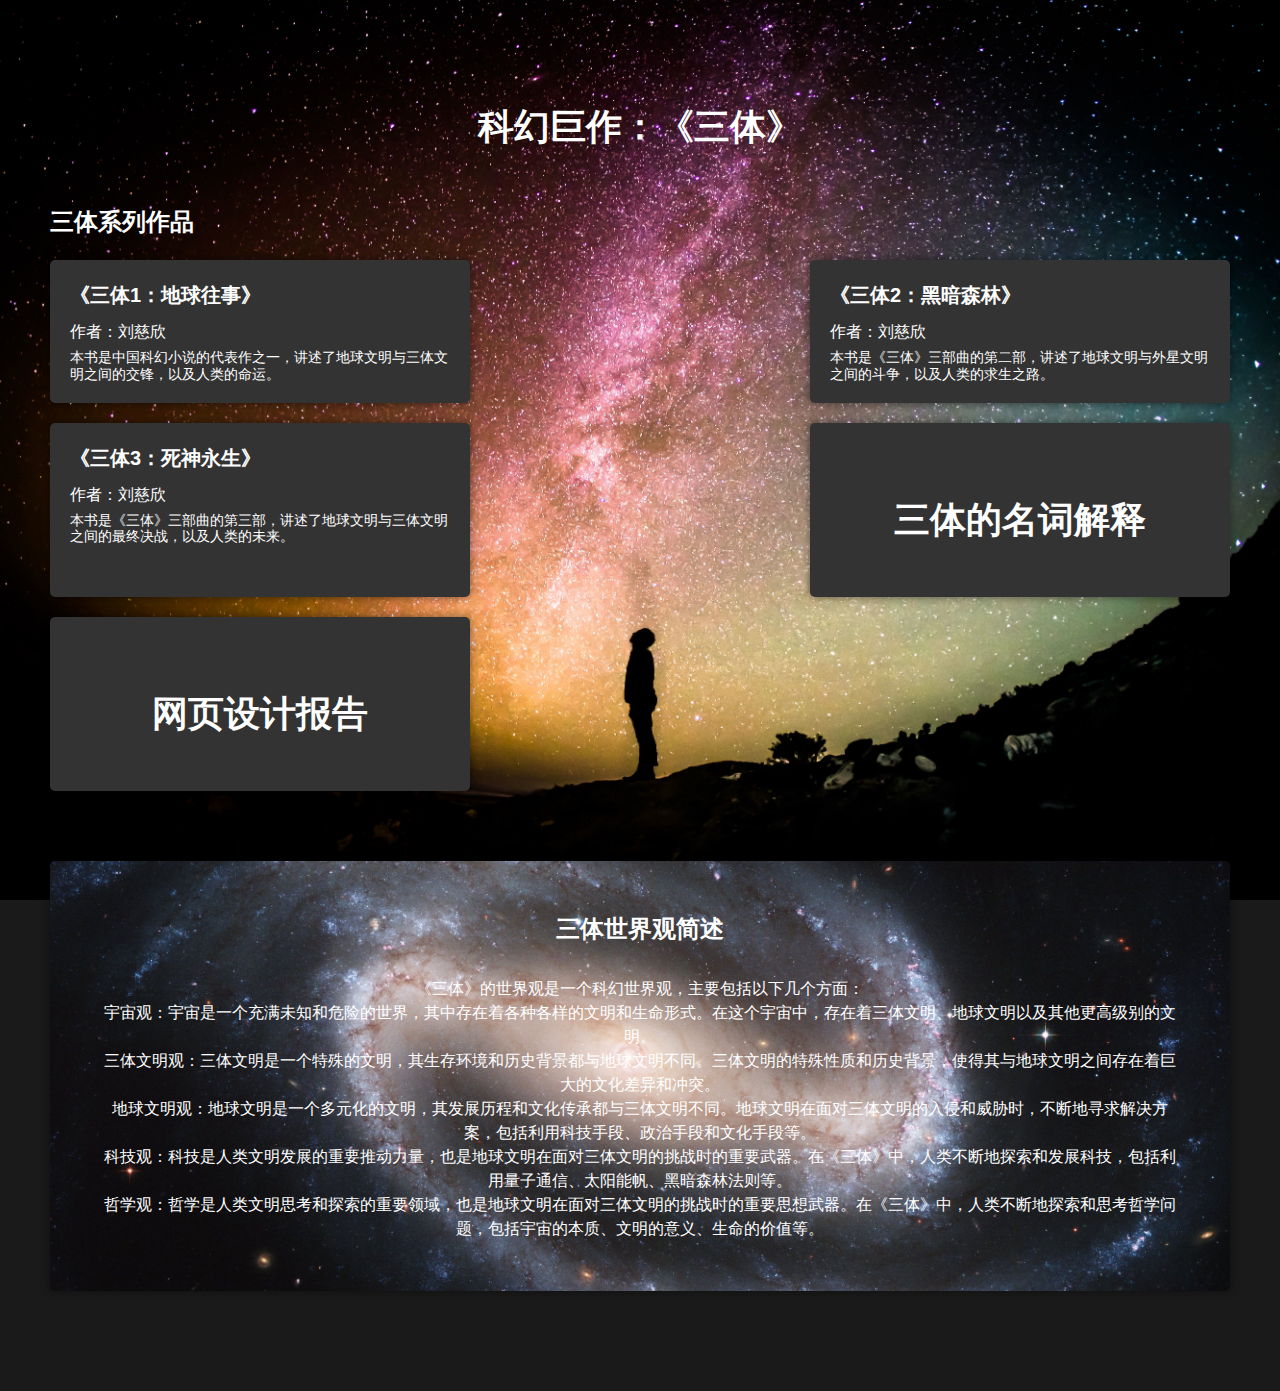
<file: index.html>
<!DOCTYPE html>
<html>
<head>
	<title>三体小说</title>
	<link rel="stylesheet" href="./css/style.css">
	<link rel="icon" href="./img/shanti.ico"/>
</head>
<body>

	<div class="container" >
		<h1>科幻巨作：《三体》</h1>
		<h2>三体系列作品</h2>
		<div class="book">
			<a href="./shanti1.html"class="book-item" target="_blank" ><div >
				<h3 class="book-title">《三体1：地球往事》</h3>
				<p class="book-author">作者：刘慈欣</p>
				<p class="book-description">本书是中国科幻小说的代表作之一，讲述了地球文明与三体文明之间的交锋，以及人类的命运。</p>
			</div></a>
			<a href="./santi2.html" class="book-item" target="_blank">
			<div>
				<h3 class="book-title">《三体2：黑暗森林》</h3>
				<p class="book-author">作者：刘慈欣</p>
				<p class="book-description">本书是《三体》三部曲的第二部，讲述了地球文明与外星文明之间的斗争，以及人类的求生之路。</p>
			</div></a>
			<a href="./santi3.html" class="book-item" target="_blank">
			<div>
				<h3 class="book-title">《三体3：死神永生》</h3>
				<p class="book-author">作者：刘慈欣</p>
				<p class="book-description">本书是《三体》三部曲的第三部，讲述了地球文明与三体文明之间的最终决战，以及人类的未来。</p>
			</div>
			</a>

			<a href="./mingci.html" class="book-item" target="_blank">
				<div>
					<h1>三体的名词解释</h1>
				</div>
			</a>
			<a href="./reprot.html" class="book-item" target="_blank">
				<div>
					<h1>网页设计报告</h1>
				</div>
			</a>
		</div>
		<div class="technology" >
			<h2 class="technology-title">三体世界观简述</h2>
			<p class="technology-description">
				《三体》的世界观是一个科幻世界观，主要包括以下几个方面：<br>
				宇宙观：宇宙是一个充满未知和危险的世界，其中存在着各种各样的文明和生命形式。在这个宇宙中，存在着三体文明、地球文明以及其他更高级别的文明。<br>
				三体文明观：三体文明是一个特殊的文明，其生存环境和历史背景都与地球文明不同。三体文明的特殊性质和历史背景，使得其与地球文明之间存在着巨大的文化差异和冲突。<br>
				地球文明观：地球文明是一个多元化的文明，其发展历程和文化传承都与三体文明不同。地球文明在面对三体文明的入侵和威胁时，不断地寻求解决方案，包括利用科技手段、政治手段和文化手段等。<br>
				科技观：科技是人类文明发展的重要推动力量，也是地球文明在面对三体文明的挑战时的重要武器。在《三体》中，人类不断地探索和发展科技，包括利用量子通信、太阳能帆、黑暗森林法则等。<br>
				哲学观：哲学是人类文明思考和探索的重要领域，也是地球文明在面对三体文明的挑战时的重要思想武器。在《三体》中，人类不断地探索和思考哲学问题，包括宇宙的本质、文明的意义、生命的价值等。</p>
		</div>
	</div>
</body>
</html>
</file>
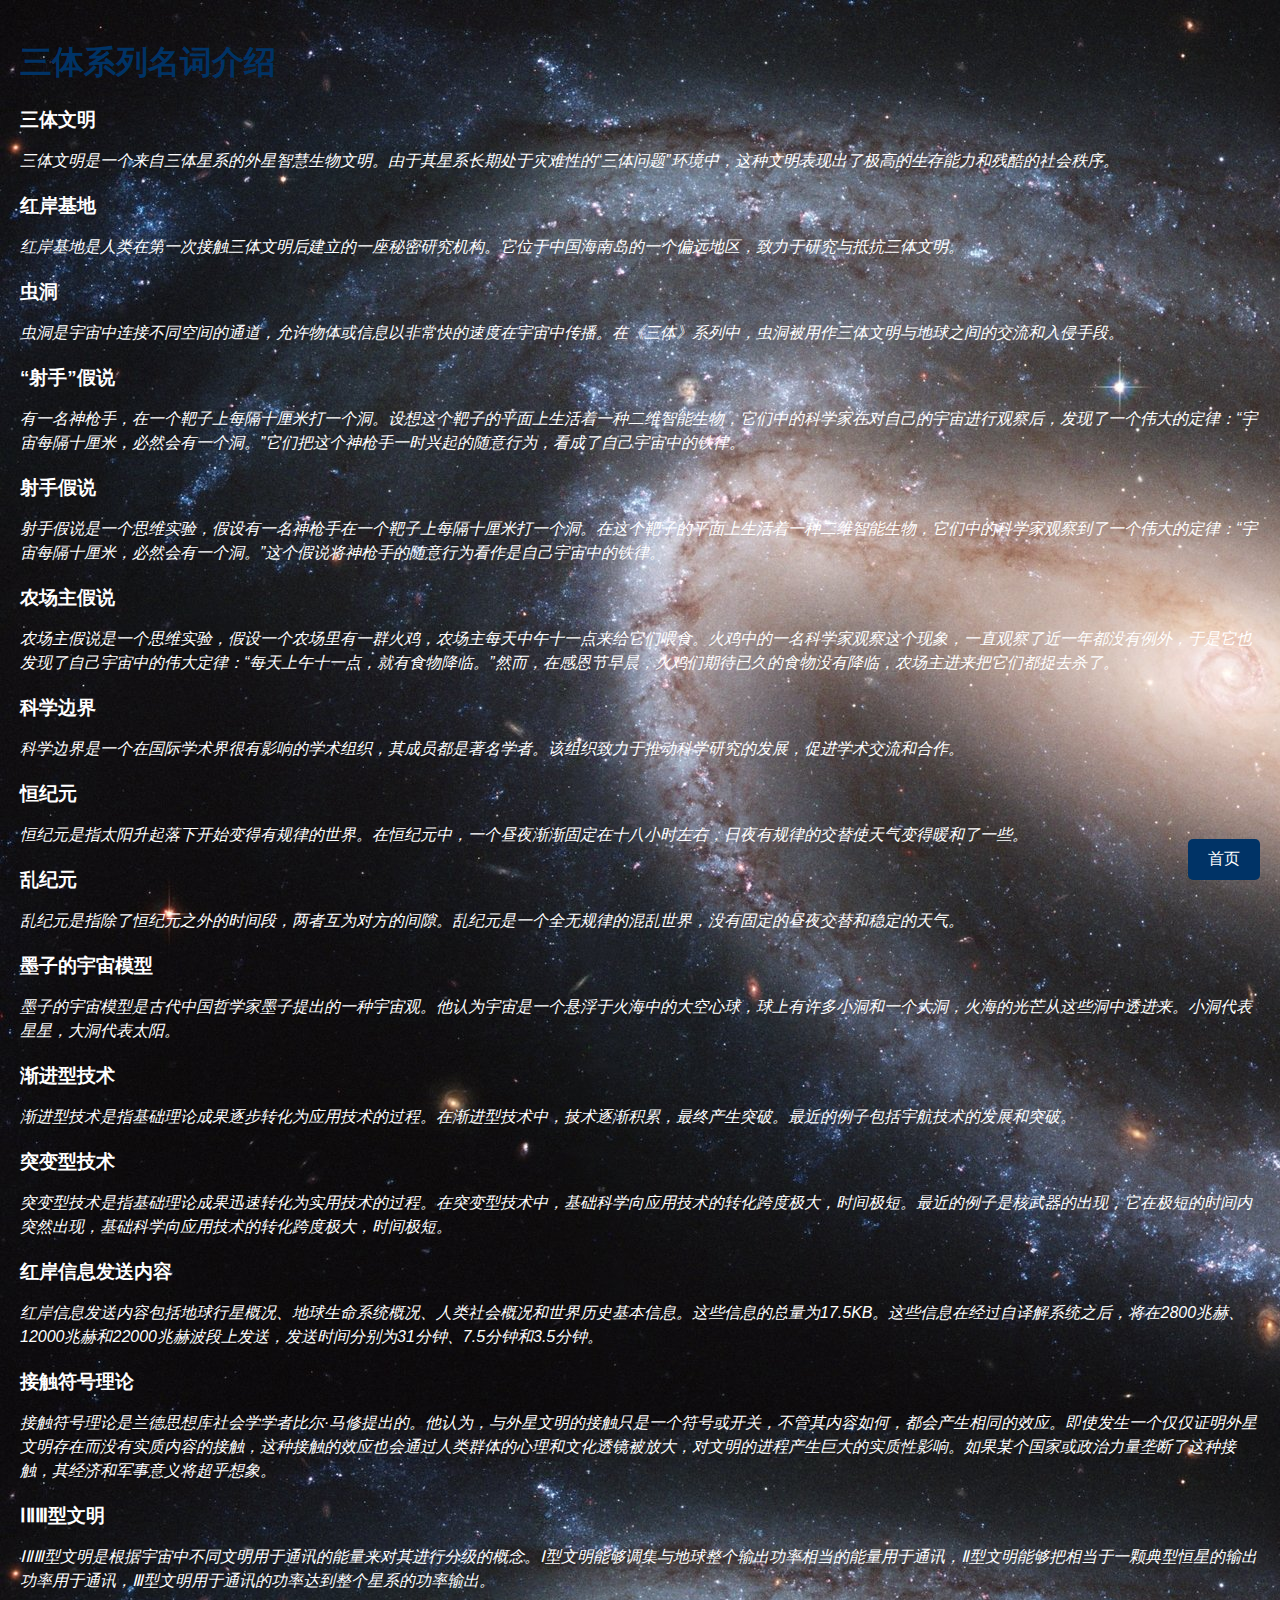
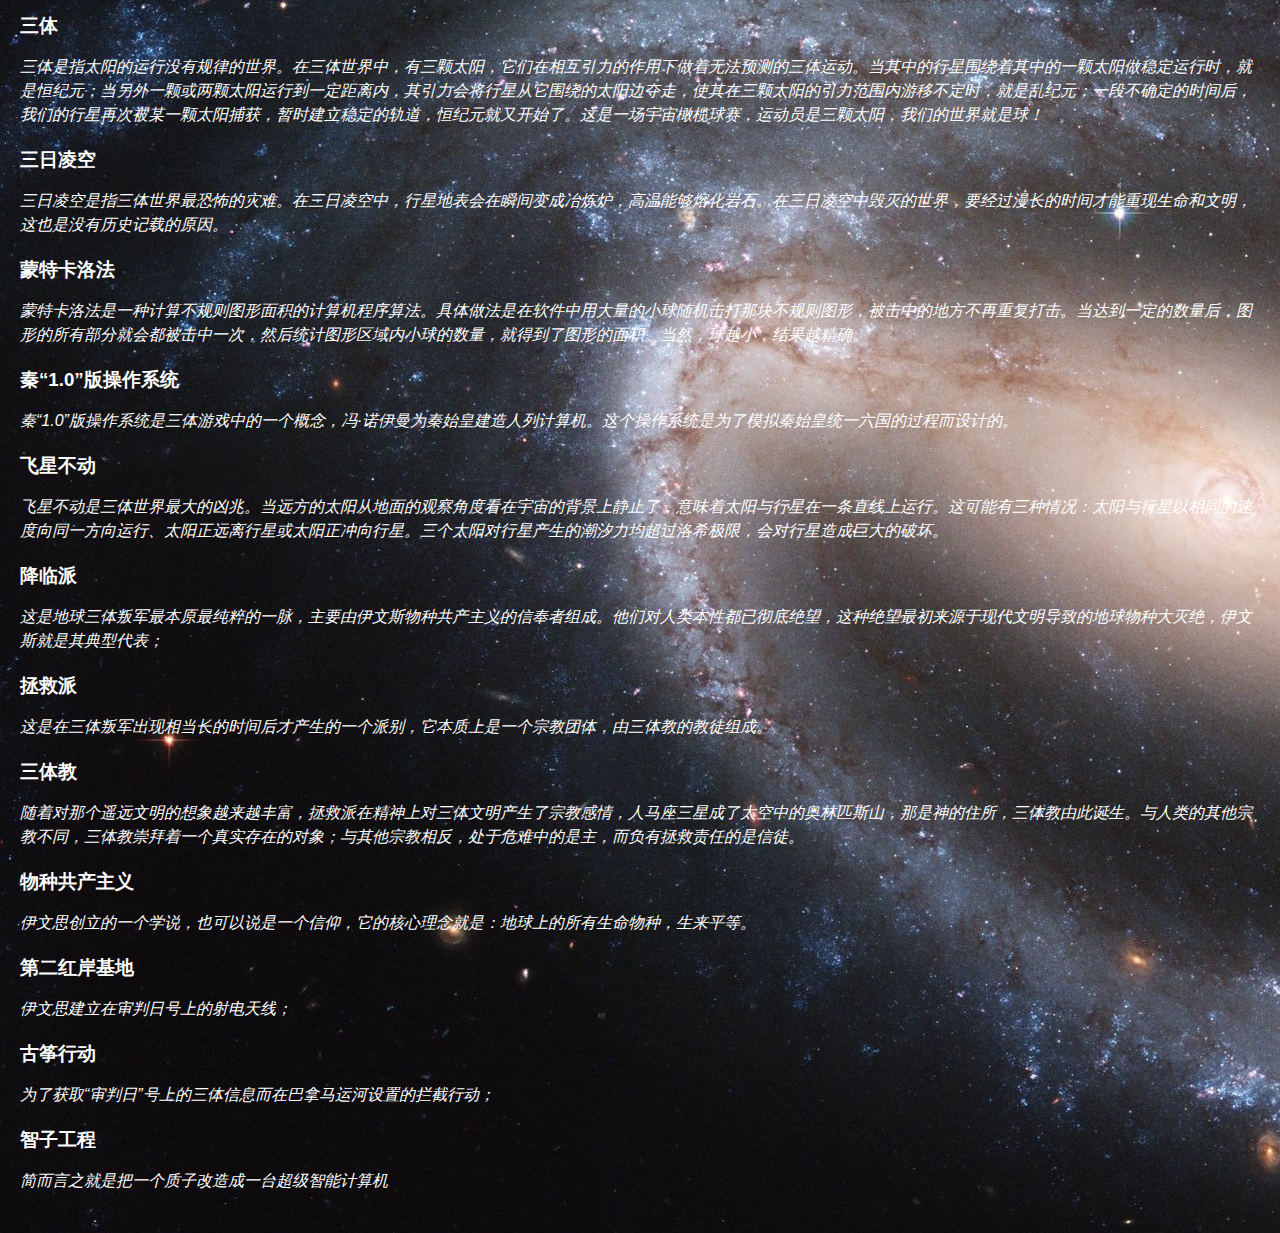
<file: mingci.html>
<!DOCTYPE html>
<html>
<head>
  <title>三体系列名词介绍</title>
  <link rel="stylesheet" href="./css/minci.css">
  <link rel="icon" href="./img/shanti.ico">
</head>
<body>
  <h1>三体系列名词介绍</h1>

  <div class="term">
    <h3>三体文明</h3>
    <p>三体文明是一个来自三体星系的外星智慧生物文明。由于其星系长期处于灾难性的“三体问题”环境中，这种文明表现出了极高的生存能力和残酷的社会秩序。</p>
  </div>

  <div class="term">
    <h3>红岸基地</h3>
    <p>红岸基地是人类在第一次接触三体文明后建立的一座秘密研究机构。它位于中国海南岛的一个偏远地区，致力于研究与抵抗三体文明。</p>
  </div>

  <div class="term">
    <h3>虫洞</h3>
    <p>虫洞是宇宙中连接不同空间的通道，允许物体或信息以非常快的速度在宇宙中传播。在《三体》系列中，虫洞被用作三体文明与地球之间的交流和入侵手段。</p>
  </div>
  <div class="term">
    <h3>“射手”假说</h3>
    <p>有一名神枪手，在一个靶子上每隔十厘米打一个洞。设想这个靶子的平面上生活着一种二维智能生物，它们中的科学家在对自己的宇宙进行观察后，发现了一个伟大的定律：“宇宙每隔十厘米，必然会有一个洞。”它们把这个神枪手一时兴起的随意行为，看成了自己宇宙中的铁律。</p>
  </div>
  <div class="term">
    <h3>射手假说</h3>
    <p>射手假说是一个思维实验，假设有一名神枪手在一个靶子上每隔十厘米打一个洞。在这个靶子的平面上生活着一种二维智能生物，它们中的科学家观察到了一个伟大的定律：“宇宙每隔十厘米，必然会有一个洞。”这个假说将神枪手的随意行为看作是自己宇宙中的铁律。</p>
</div>

<div class="term">
    <h3>农场主假说</h3>
    <p>农场主假说是一个思维实验，假设一个农场里有一群火鸡，农场主每天中午十一点来给它们喂食。火鸡中的一名科学家观察这个现象，一直观察了近一年都没有例外，于是它也发现了自己宇宙中的伟大定律：“每天上午十一点，就有食物降临。”然而，在感恩节早晨，火鸡们期待已久的食物没有降临，农场主进来把它们都捉去杀了。</p>
</div>

<div class="term">
    <h3>科学边界</h3>
    <p>科学边界是一个在国际学术界很有影响的学术组织，其成员都是著名学者。该组织致力于推动科学研究的发展，促进学术交流和合作。</p>
</div>

<div class="term">
    <h3>恒纪元</h3>
    <p>恒纪元是指太阳升起落下开始变得有规律的世界。在恒纪元中，一个昼夜渐渐固定在十八小时左右，日夜有规律的交替使天气变得暖和了一些。</p>
</div>

<div class="term">
    <h3>乱纪元</h3>
    <p>乱纪元是指除了恒纪元之外的时间段，两者互为对方的间隙。乱纪元是一个全无规律的混乱世界，没有固定的昼夜交替和稳定的天气。</p>
</div>

<div class="term">
    <h3>墨子的宇宙模型</h3>
    <p>墨子的宇宙模型是古代中国哲学家墨子提出的一种宇宙观。他认为宇宙是一个悬浮于火海中的大空心球，球上有许多小洞和一个大洞，火海的光芒从这些洞中透进来。小洞代表星星，大洞代表太阳。</p>
</div>

<div class="term">
    <h3>渐进型技术</h3>
    <p>渐进型技术是指基础理论成果逐步转化为应用技术的过程。在渐进型技术中，技术逐渐积累，最终产生突破。最近的例子包括宇航技术的发展和突破。</p>
</div>

<div class="term">
    <h3>突变型技术</h3>
    <p>突变型技术是指基础理论成果迅速转化为实用技术的过程。在突变型技术中，基础科学向应用技术的转化跨度极大，时间极短。最近的例子是核武器的出现，它在极短的时间内突然出现，基础科学向应用技术的转化跨度极大，时间极短。</p>
</div>
<div class="term">
    <h3>红岸信息发送内容</h3>
    <p>红岸信息发送内容包括地球行星概况、地球生命系统概况、人类社会概况和世界历史基本信息。这些信息的总量为17.5KB。这些信息在经过自译解系统之后，将在2800兆赫、12000兆赫和22000兆赫波段上发送，发送时间分别为31分钟、7.5分钟和3.5分钟。</p>
</div>

<div class="term">
    <h3>接触符号理论</h3>
    <p>接触符号理论是兰德思想库社会学学者比尔·马修提出的。他认为，与外星文明的接触只是一个符号或开关，不管其内容如何，都会产生相同的效应。即使发生一个仅仅证明外星文明存在而没有实质内容的接触，这种接触的效应也会通过人类群体的心理和文化透镜被放大，对文明的进程产生巨大的实质性影响。如果某个国家或政治力量垄断了这种接触，其经济和军事意义将超乎想象。</p>
</div>

<div class="term">
    <h3>ⅠⅡⅢ型文明</h3>
    <p>ⅠⅡⅢ型文明是根据宇宙中不同文明用于通讯的能量来对其进行分级的概念。Ⅰ型文明能够调集与地球整个输出功率相当的能量用于通讯，Ⅱ型文明能够把相当于一颗典型恒星的输出功率用于通讯，Ⅲ型文明用于通讯的功率达到整个星系的功率输出。</p>
</div>

<div class="term">
    <h3>三体</h3>
    <p>三体是指太阳的运行没有规律的世界。在三体世界中，有三颗太阳，它们在相互引力的作用下做着无法预测的三体运动。当其中的行星围绕着其中的一颗太阳做稳定运行时，就是恒纪元；当另外一颗或两颗太阳运行到一定距离内，其引力会将行星从它围绕的太阳边夺走，使其在三颗太阳的引力范围内游移不定时，就是乱纪元；一段不确定的时间后，我们的行星再次被某一颗太阳捕获，暂时建立稳定的轨道，恒纪元就又开始了。这是一场宇宙橄榄球赛，运动员是三颗太阳，我们的世界就是球！</p>
</div>

<div class="term">
    <h3>三日凌空</h3>
    <p>三日凌空是指三体世界最恐怖的灾难。在三日凌空中，行星地表会在瞬间变成冶炼炉，高温能够熔化岩石。在三日凌空中毁灭的世界，要经过漫长的时间才能重现生命和文明，这也是没有历史记载的原因。</p>
</div>

<div class="term">
    <h3>蒙特卡洛法</h3>
    <p>蒙特卡洛法是一种计算不规则图形面积的计算机程序算法。具体做法是在软件中用大量的小球随机击打那块不规则图形，被击中的地方不再重复打击。当达到一定的数量后，图形的所有部分就会都被击中一次，然后统计图形区域内小球的数量，就得到了图形的面积。当然，球越小，结果越精确。</p>
</div>

<div class="term">
    <h3>秦“1.0”版操作系统</h3>
    <p>秦“1.0”版操作系统是三体游戏中的一个概念，冯·诺伊曼为秦始皇建造人列计算机。这个操作系统是为了模拟秦始皇统一六国的过程而设计的。</p>
</div>

<div class="term">
    <h3>飞星不动</h3>
    <p>飞星不动是三体世界最大的凶兆。当远方的太阳从地面的观察角度看在宇宙的背景上静止了，意味着太阳与行星在一条直线上运行。这可能有三种情况：太阳与行星以相同的速度向同一方向运行、太阳正远离行星或太阳正冲向行星。三个太阳对行星产生的潮汐力均超过洛希极限，会对行星造成巨大的破坏。</p>
</div>
<div class="term">
    <h3>降临派</h3>
    <p>这是地球三体叛军最本原最纯粹的一脉，主要由伊文斯物种共产主义的信奉者组成。他们对人类本性都已彻底绝望，这种绝望最初来源于现代文明导致的地球物种大灭绝，伊文斯就是其典型代表；</p>
</div>
<div class="term">
    <h3>拯救派</h3>
    <p>这是在三体叛军出现相当长的时间后才产生的一个派别，它本质上是一个宗教团体，由三体教的教徒组成。</p>
</div>
<div class="term">
    <h3>三体教</h3>
    <p>随着对那个遥远文明的想象越来越丰富，拯救派在精神上对三体文明产生了宗教感情，人马座三星成了太空中的奥林匹斯山，那是神的住所，三体教由此诞生。与人类的其他宗教不同，三体教崇拜着一个真实存在的对象；与其他宗教相反，处于危难中的是主，而负有拯救责任的是信徒。</p>
</div>
<div class="term">
    <h3>物种共产主义</h3>
    <p>伊文思创立的一个学说，也可以说是一个信仰，它的核心理念就是：地球上的所有生命物种，生来平等。</p>
</div >
<div class="term">
    <h3>第二红岸基地</h3>
    <p>伊文思建立在审判日号上的射电天线；</p>
</div>
<div class="term">
    <h3>古筝行动</h3>
    <p>为了获取“审判日”号上的三体信息而在巴拿马运河设置的拦截行动；</p>
</div>
<div class="term">
   <h3>智子工程</h3>
   <p>简而言之就是把一个质子改造成一台超级智能计算机</p>
</div>
<a href="./index.html" class="back-to-top">首页</a>
</body>
</html>
</file>
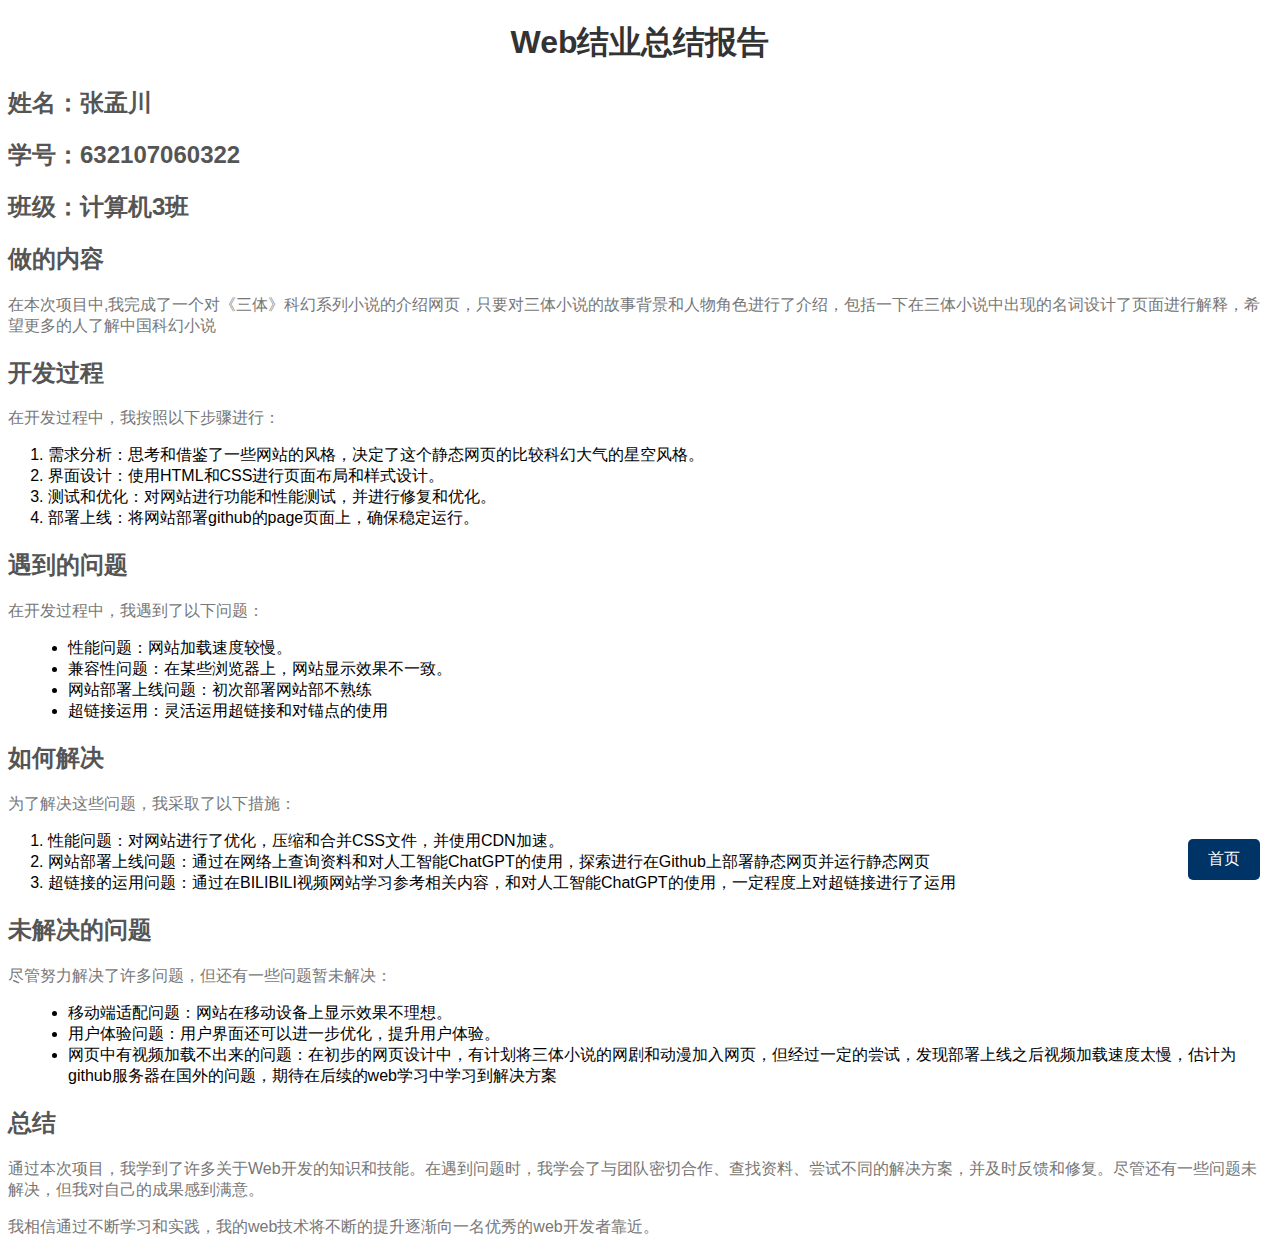
<file: reprot.html>
<!DOCTYPE html>
<html>
<head>
  <meta charset="UTF-8">
  <title>Web结业总结报告</title>
  <link rel="icon" href="./img/shanti.ico">
  <style>
    body {
      font-family: Arial, sans-serif;
    }
    h1 {
      color: #333;
      text-align: center;
    }
    section {
      margin-bottom: 20px;
    }
    h2 {
      color: #555;
    }
    p {
      color: #777;
    }
    ul {
      list-style-type: disc;
      margin-left: 20px;
    }
    .back-to-top {
    position: fixed;
    bottom: 20px;
    right: 20px;
    z-index: 9999;
    text-decoration: none;
    color: #ffffff;
    background-color: #003366;
    padding: 10px 20px;
    border-radius: 5px;
  }
  </style>
</head>
<body>
  <h1>Web结业总结报告</h1>
  <h2>姓名：张孟川</h2>
  <h2>学号：632107060322</h2>
  <h2>班级：计算机3班</h2>
  <section>
    <h2>做的内容</h2>
    <p>在本次项目中,我完成了一个对《三体》科幻系列小说的介绍网页，只要对三体小说的故事背景和人物角色进行了介绍，包括一下在三体小说中出现的名词设计了页面进行解释，希望更多的人了解中国科幻小说</p>
  </section>

  <section>
    <h2>开发过程</h2>
    <p>在开发过程中，我按照以下步骤进行：</p>
    <ol>
      <li>需求分析：思考和借鉴了一些网站的风格，决定了这个静态网页的比较科幻大气的星空风格。</li>
      <li>界面设计：使用HTML和CSS进行页面布局和样式设计。</li>
      <li>测试和优化：对网站进行功能和性能测试，并进行修复和优化。</li>
      <li>部署上线：将网站部署github的page页面上，确保稳定运行。</li>
    </ol>
  </section>

  <section>
    <h2>遇到的问题</h2>
    <p>在开发过程中，我遇到了以下问题：</p>
    <ul>
      <li>性能问题：网站加载速度较慢。</li>
      <li>兼容性问题：在某些浏览器上，网站显示效果不一致。</li>
      <li>网站部署上线问题：初次部署网站部不熟练</li>
      <li>超链接运用：灵活运用超链接和对锚点的使用</li>
    </ul>
  </section>

  <section>
    <h2>如何解决</h2>
    <p>为了解决这些问题，我采取了以下措施：</p>
    <ol>
      <li>性能问题：对网站进行了优化，压缩和合并CSS文件，并使用CDN加速。</li>
      <li>网站部署上线问题：通过在网络上查询资料和对人工智能ChatGPT的使用，探索进行在Github上部署静态网页并运行静态网页</li>
      <li>超链接的运用问题：通过在BILIBILI视频网站学习参考相关内容，和对人工智能ChatGPT的使用，一定程度上对超链接进行了运用</li>
    </ol>
  </section>

  <section>
    <h2>未解决的问题</h2>
    <p>尽管努力解决了许多问题，但还有一些问题暂未解决：</p>
    <ul>
      <li>移动端适配问题：网站在移动设备上显示效果不理想。</li>
      <li>用户体验问题：用户界面还可以进一步优化，提升用户体验。</li>
      <li>网页中有视频加载不出来的问题：在初步的网页设计中，有计划将三体小说的网剧和动漫加入网页，但经过一定的尝试，发现部署上线之后视频加载速度太慢，估计为github服务器在国外的问题，期待在后续的web学习中学习到解决方案</li>
    </ul>
  </section>

  <section>
    <h2>总结</h2>
    <p>通过本次项目，我学到了许多关于Web开发的知识和技能。在遇到问题时，我学会了与团队密切合作、查找资料、尝试不同的解决方案，并及时反馈和修复。尽管还有一些问题未解决，但我对自己的成果感到满意。</p>
    <p>我相信通过不断学习和实践，我的web技术将不断的提升逐渐向一名优秀的web开发者靠近。</p>
  </section>
  <a href="./index.html" class="back-to-top">首页</a>
</body>
</file>
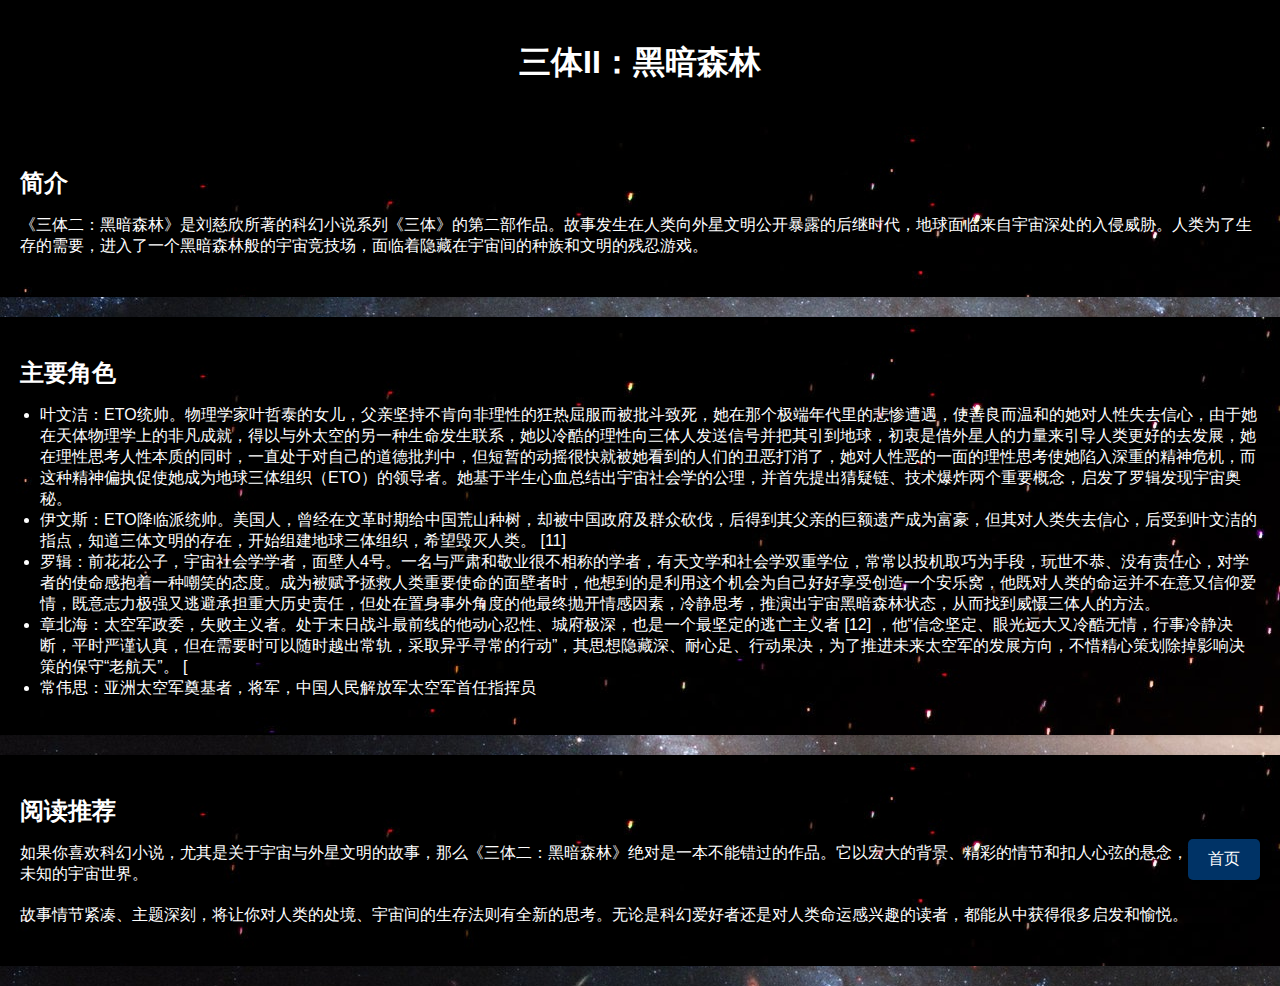
<file: santi2.html>
<!DOCTYPE html>
<html lang="en">
<head>
  <meta charset="UTF-8">
  <meta name="viewport" content="width=device-width, initial-scale=1.0">
  <link rel="stylesheet" href="./css/san2.css">
  <link rel="icon" href="./img/shanti.ico">
  <title>三体II：黑暗森林</title>
</head>
<body>
  <header>
    <h1>三体II：黑暗森林</h1>
  </header>
  <main>
    <section>
      <h2>简介</h2>
      <p>《三体二：黑暗森林》是刘慈欣所著的科幻小说系列《三体》的第二部作品。故事发生在人类向外星文明公开暴露的后继时代，地球面临来自宇宙深处的入侵威胁。人类为了生存的需要，进入了一个黑暗森林般的宇宙竞技场，面临着隐藏在宇宙间的种族和文明的残忍游戏。</p>
    </section>
    <section>
      <h2>主要角色</h2>
      <ul>
        <li>叶文洁：ETO统帅。物理学家叶哲泰的女儿，父亲坚持不肯向非理性的狂热屈服而被批斗致死，她在那个极端年代里的悲惨遭遇，使善良而温和的她对人性失去信心，由于她在天体物理学上的非凡成就，得以与外太空的另一种生命发生联系，她以冷酷的理性向三体人发送信号并把其引到地球，初衷是借外星人的力量来引导人类更好的去发展，她在理性思考人性本质的同时，一直处于对自己的道德批判中，但短暂的动摇很快就被她看到的人们的丑恶打消了，她对人性恶的一面的理性思考使她陷入深重的精神危机，而这种精神偏执促使她成为地球三体组织（ETO）的领导者。她基于半生心血总结出宇宙社会学的公理，并首先提出猜疑链、技术爆炸两个重要概念，启发了罗辑发现宇宙奥秘。</li>
        <li>伊文斯：ETO降临派统帅。美国人，曾经在文革时期给中国荒山种树，却被中国政府及群众砍伐，后得到其父亲的巨额遗产成为富豪，但其对人类失去信心，后受到叶文洁的指点，知道三体文明的存在，开始组建地球三体组织，希望毁灭人类。 [11]</li>
        <li>罗辑：前花花公子，宇宙社会学学者，面壁人4号。一名与严肃和敬业很不相称的学者，有天文学和社会学双重学位，常常以投机取巧为手段，玩世不恭、没有责任心，对学者的使命感抱着一种嘲笑的态度。成为被赋予拯救人类重要使命的面壁者时，他想到的是利用这个机会为自己好好享受创造一个安乐窝，他既对人类的命运并不在意又信仰爱情，既意志力极强又逃避承担重大历史责任，但处在置身事外角度的他最终抛开情感因素，冷静思考，推演出宇宙黑暗森林状态，从而找到威慑三体人的方法。</li>
        <li>章北海：太空军政委，失败主义者。处于末日战斗最前线的他动心忍性、城府极深，也是一个最坚定的逃亡主义者 [12] ，他“信念坚定、眼光远大又冷酷无情，行事冷静决断，平时严谨认真，但在需要时可以随时越出常轨，采取异乎寻常的行动”，其思想隐藏深、耐心足、行动果决，为了推进未来太空军的发展方向，不惜精心策划除掉影响决策的保守“老航天”。 [</li>
        <li>常伟思：亚洲太空军奠基者，将军，中国人民解放军太空军首任指挥员</li>
      
      
      </ul>
    </section>
    <section>
      <h2>阅读推荐</h2>
      <p>如果你喜欢科幻小说，尤其是关于宇宙与外星文明的故事，那么《三体二：黑暗森林》绝对是一本不能错过的作品。它以宏大的背景、精彩的情节和扣人心弦的悬念，带你探索未知的宇宙世界。</p>
      <p>故事情节紧凑、主题深刻，将让你对人类的处境、宇宙间的生存法则有全新的思考。无论是科幻爱好者还是对人类命运感兴趣的读者，都能从中获得很多启发和愉悦。</p>
    </section>
  </main>
  <a href="./index.html" class="back-to-top">首页</a>
</body>
</html>
</file>
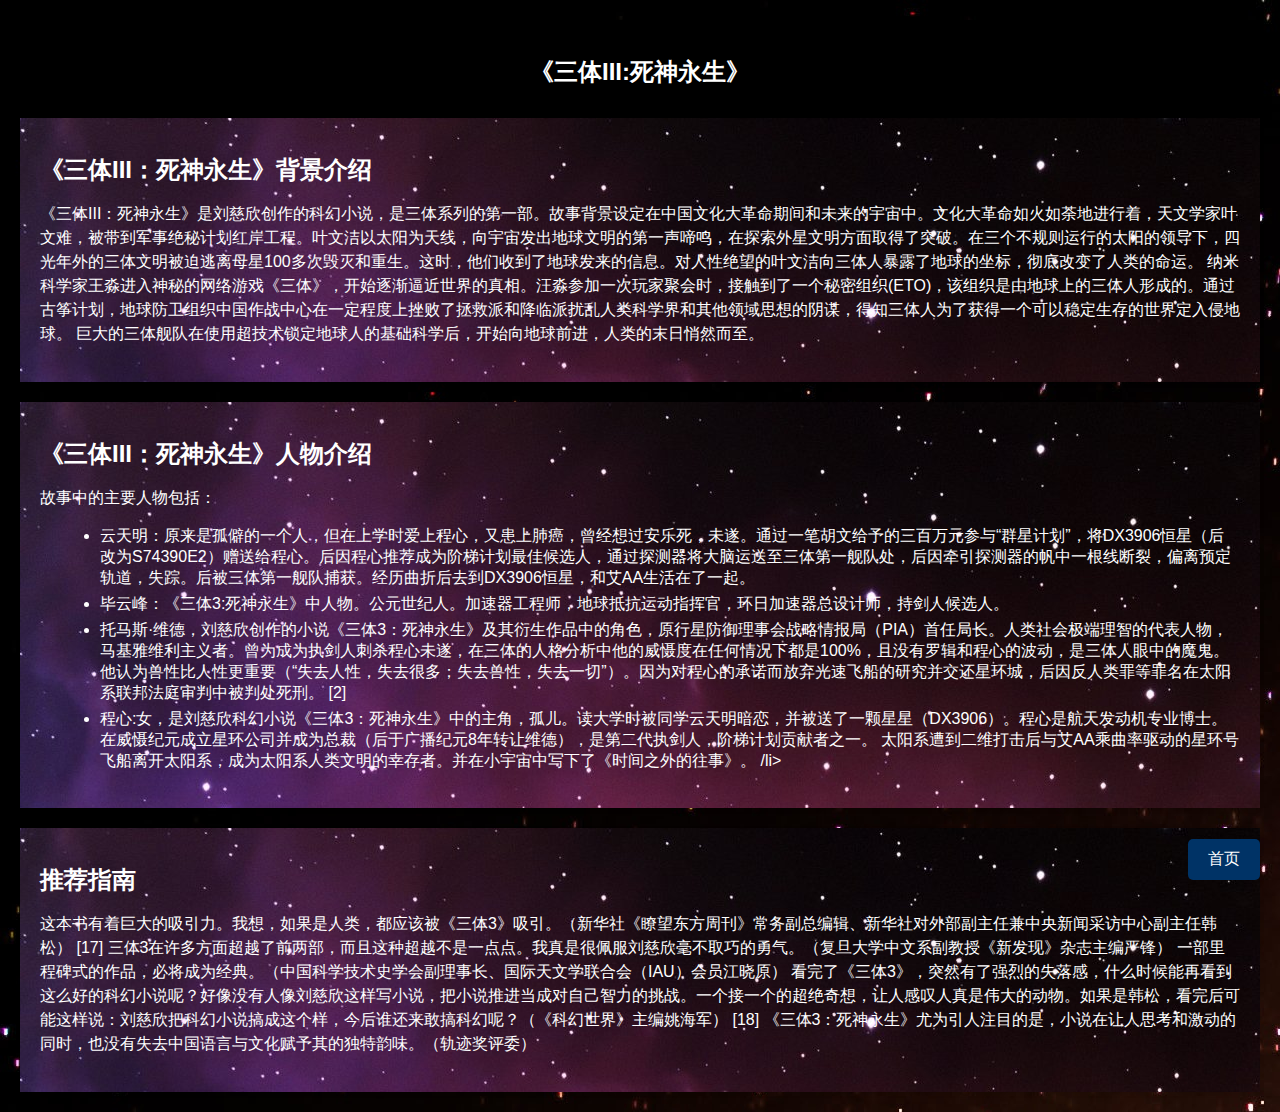
<file: santi3.html>
<!DOCTYPE html>
<html>
<head>
  <title>三体III：地球往事</title>
  <link rel="stylesheet" href="./css/san1.css">
  <link rel="icon" href="./img/shanti.ico">

</head>
<body>
  <header>
    <h1>《三体III:死神永生》</h1>
  </header>
  <div class="section">
    <h1>《三体III：死神永生》背景介绍</h1>
    <p>《三体III：死神永生》是刘慈欣创作的科幻小说，是三体系列的第一部。故事背景设定在中国文化大革命期间和未来的宇宙中。文化大革命如火如荼地进行着，天文学家叶文难，被带到军事绝秘计划红岸工程。叶文洁以太阳为天线，向宇宙发出地球文明的第一声啼鸣，在探索外星文明方面取得了突破。在三个不规则运行的太阳的领导下，四光年外的三体文明被迫逃离母星100多次毁灭和重生。这时，他们收到了地球发来的信息。对人性绝望的叶文洁向三体人暴露了地球的坐标，彻底改变了人类的命运。

      纳米科学家王淼进入神秘的网络游戏《三体》，开始逐渐逼近世界的真相。汪淼参加一次玩家聚会时，接触到了一个秘密组织(ETO)，该组织是由地球上的三体人形成的。通过古筝计划，地球防卫组织中国作战中心在一定程度上挫败了拯救派和降临派扰乱人类科学界和其他领域思想的阴谋，得知三体人为了获得一个可以稳定生存的世界定入侵地球。
      
      巨大的三体舰队在使用超技术锁定地球人的基础科学后，开始向地球前进，人类的末日悄然而至。</p>
  </div>
  
  <div class="section">
    <h1>《三体III：死神永生》人物介绍</h1>
    <p>故事中的主要人物包括：</p>
    <ul>
    <li>云天明：原来是孤僻的一个人，但在上学时爱上程心，又患上肺癌，曾经想过安乐死，未遂。通过一笔胡文给予的三百万元参与“群星计划”，将DX3906恒星（后改为S74390E2）赠送给程心。后因程心推荐成为阶梯计划最佳候选人，通过探测器将大脑运送至三体第一舰队处，后因牵引探测器的帆中一根线断裂，偏离预定轨道，失踪。后被三体第一舰队捕获。经历曲折后去到DX3906恒星，和艾AA生活在了一起。</li>
    <li>毕云峰：《三体3:死神永生》中人物。公元世纪人。加速器工程师，地球抵抗运动指挥官，环日加速器总设计师，持剑人候选人。</li>
    <li>托马斯·维德，刘慈欣创作的小说《三体3：死神永生》及其衍生作品中的角色，原行星防御理事会战略情报局（PIA）首任局长。人类社会极端理智的代表人物，马基雅维利主义者。曾为成为执剑人刺杀程心未遂，在三体的人格分析中他的威慑度在任何情况下都是100%，且没有罗辑和程心的波动，是三体人眼中的魔鬼。他认为兽性比人性更重要（“失去人性，失去很多；失去兽性，失去一切”）。因为对程心的承诺而放弃光速飞船的研究并交还星环城，后因反人类罪等罪名在太阳系联邦法庭审判中被判处死刑。 [2]</li>
    <li>程心:女，是刘慈欣科幻小说《三体3：死神永生》中的主角，孤儿。读大学时被同学云天明暗恋，并被送了一颗星星（DX3906）。程心是航天发动机专业博士。在威慑纪元成立星环公司并成为总裁（后于广播纪元8年转让维德），是第二代执剑人，阶梯计划贡献者之一。
        太阳系遭到二维打击后与艾AA乘曲率驱动的星环号飞船离开太阳系，成为太阳系人类文明的幸存者。并在小宇宙中写下了《时间之外的往事》。 /li>
</ul>
  </div>
  <div class="section">
    <p><h1>推荐指南</h1></p>
    <p>这本书有着巨大的吸引力。我想，如果是人类，都应该被《三体3》吸引。（新华社《瞭望东方周刊》常务副总编辑、新华社对外部副主任兼中央新闻采访中心副主任韩松） [17]
        三体3在许多方面超越了前两部，而且这种超越不是一点点。我真是很佩服刘慈欣毫不取巧的勇气。（复旦大学中文系副教授《新发现》杂志主编严锋）
        一部里程碑式的作品，必将成为经典。（中国科学技术史学会副理事长、国际天文学联合会（IAU）会员江晓原）
        看完了《三体3》，突然有了强烈的失落感，什么时候能再看到这么好的科幻小说呢？好像没有人像刘慈欣这样写小说，把小说推进当成对自己智力的挑战。一个接一个的超绝奇想，让人感叹人真是伟大的动物。如果是韩松，看完后可能这样说：刘慈欣把科幻小说搞成这个样，今后谁还来敢搞科幻呢？（《科幻世界》主编姚海军） [18]
        《三体3：死神永生》尤为引人注目的是，小说在让人思考和激动的同时，也没有失去中国语言与文化赋予其的独特韵味。（轨迹奖评委）</p>
        <a href="./index.html" class="back-to-top">首页</a>
</body>
</html>
</file>
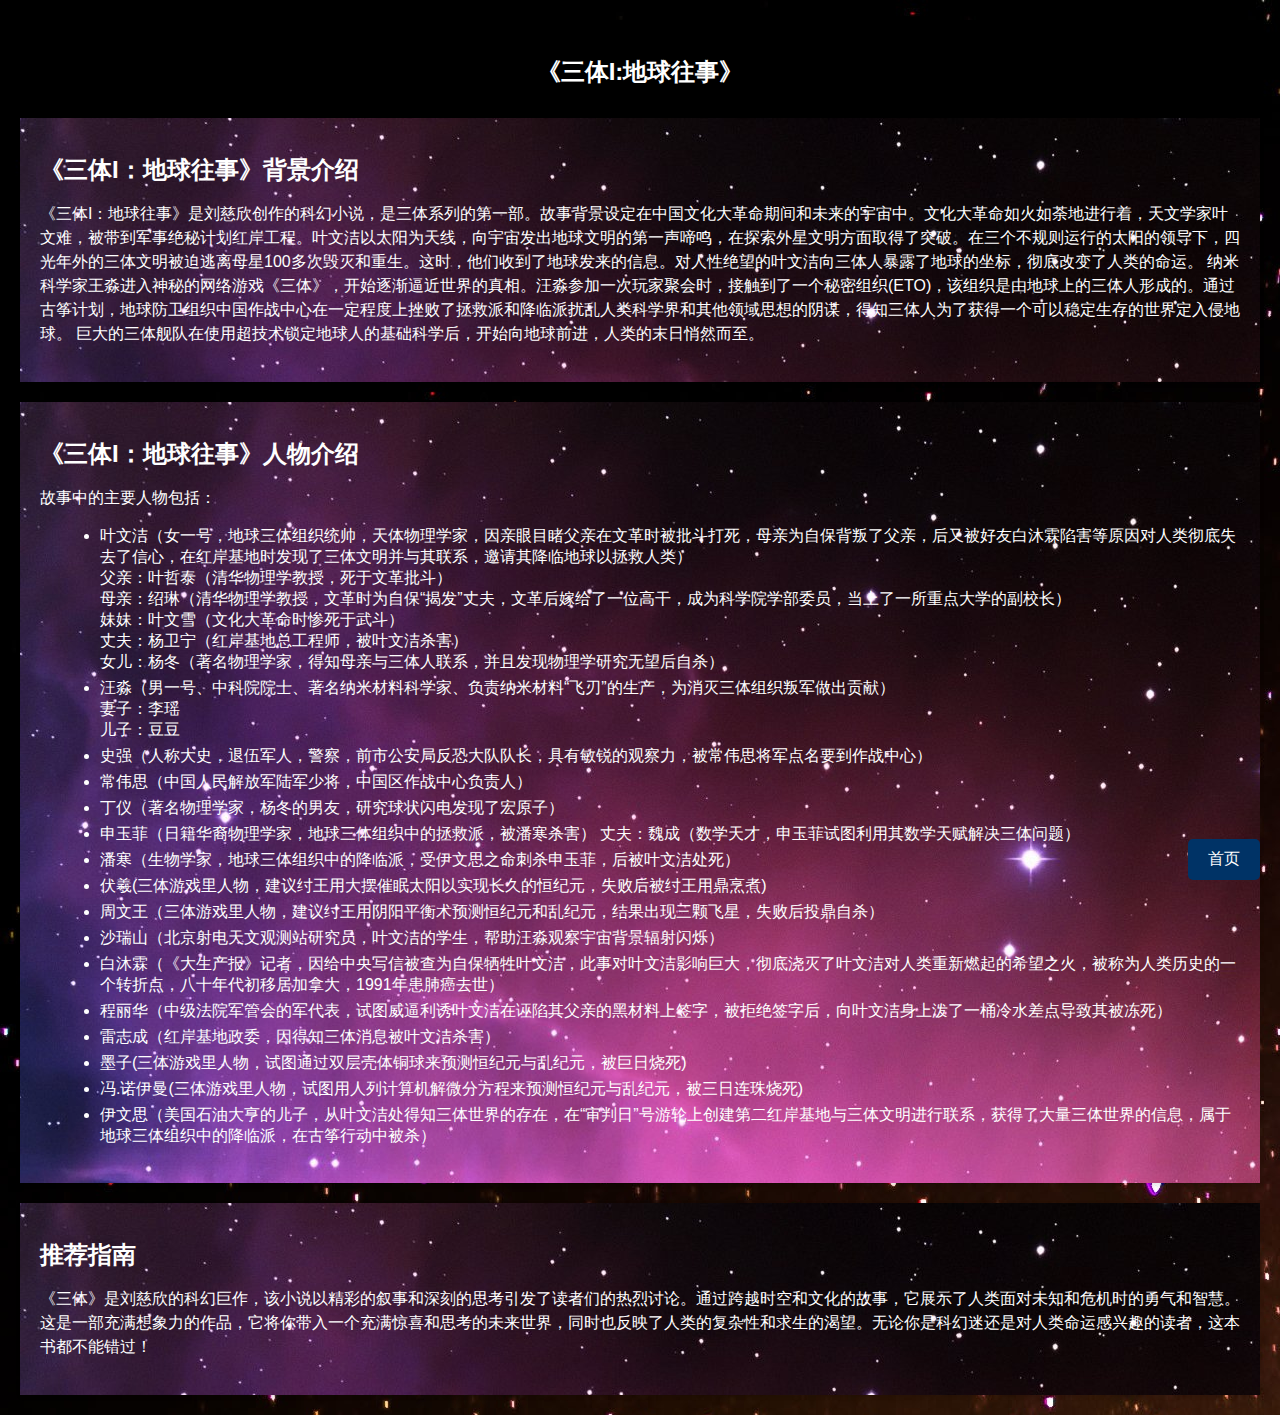
<file: shanti1.html>
<!DOCTYPE html>
<html>
<head>
  <title>三体1：地球往事</title>
  <link rel="stylesheet" href="./css/san1.css">
  <link rel="icon" href="./img/shanti.ico">

</head>
<body>
  <header>
    <h1>《三体I:地球往事》</h1>
  </header>
  <div class="section">
    <h1>《三体I：地球往事》背景介绍</h1>
    <p>《三体I：地球往事》是刘慈欣创作的科幻小说，是三体系列的第一部。故事背景设定在中国文化大革命期间和未来的宇宙中。文化大革命如火如荼地进行着，天文学家叶文难，被带到军事绝秘计划红岸工程。叶文洁以太阳为天线，向宇宙发出地球文明的第一声啼鸣，在探索外星文明方面取得了突破。在三个不规则运行的太阳的领导下，四光年外的三体文明被迫逃离母星100多次毁灭和重生。这时，他们收到了地球发来的信息。对人性绝望的叶文洁向三体人暴露了地球的坐标，彻底改变了人类的命运。

      纳米科学家王淼进入神秘的网络游戏《三体》，开始逐渐逼近世界的真相。汪淼参加一次玩家聚会时，接触到了一个秘密组织(ETO)，该组织是由地球上的三体人形成的。通过古筝计划，地球防卫组织中国作战中心在一定程度上挫败了拯救派和降临派扰乱人类科学界和其他领域思想的阴谋，得知三体人为了获得一个可以稳定生存的世界定入侵地球。
      
      巨大的三体舰队在使用超技术锁定地球人的基础科学后，开始向地球前进，人类的末日悄然而至。</p>
  </div>
  
  <div class="section">
    <h1>《三体I：地球往事》人物介绍</h1>
    <p>故事中的主要人物包括：</p>
    <ul>
      <li> 叶文洁（女一号，地球三体组织统帅，天体物理学家，因亲眼目睹父亲在文革时被批斗打死，母亲为自保背叛了父亲，后又被好友白沐霖陷害等原因对人类彻底失去了信心，在红岸基地时发现了三体文明并与其联系，邀请其降临地球以拯救人类）<br>
        父亲：叶哲泰（清华物理学教授，死于文革批斗）<br>
        母亲：绍琳（清华物理学教授，文革时为自保“揭发”丈夫，文革后嫁给了一位高干，成为科学院学部委员，当上了一所重点大学的副校长）<br>
        妹妹：叶文雪（文化大革命时惨死于武斗）<br>
        丈夫：杨卫宁（红岸基地总工程师，被叶文洁杀害）<br>
        女儿：杨冬（著名物理学家，得知母亲与三体人联系，并且发现物理学研究无望后自杀）</li>
      <li>汪淼（男一号、中科院院士、著名纳米材料科学家、负责纳米材料“飞刃”的生产，为消灭三体组织叛军做出贡献）<br>
        妻子：李瑶<br>
        儿子：豆豆</li>
      <li>史强（人称大史，退伍军人，警察，前市公安局反恐大队队长，具有敏锐的观察力，被常伟思将军点名要到作战中心）</li>
      <li>常伟思（中国人民解放军陆军少将，中国区作战中心负责人）</li>
      <li>丁仪（著名物理学家，杨冬的男友，研究球状闪电发现了宏原子）</li>
      <li>申玉菲（日籍华裔物理学家，地球三体组织中的拯救派，被潘寒杀害）
        丈夫：魏成（数学天才，申玉菲试图利用其数学天赋解决三体问题）</li>
      <li>潘寒（生物学家，地球三体组织中的降临派，受伊文思之命刺杀申玉菲，后被叶文洁处死）</li>
      <li>伏羲(三体游戏里人物，建议纣王用大摆催眠太阳以实现长久的恒纪元，失败后被纣王用鼎烹煮)</li>
      <li>周文王（三体游戏里人物，建议纣王用阴阳平衡术预测恒纪元和乱纪元，结果出现三颗飞星，失败后投鼎自杀）</li>
      <li>沙瑞山（北京射电天文观测站研究员，叶文洁的学生，帮助汪淼观察宇宙背景辐射闪烁）</li>
      <li>白沐霖（《大生产报》记者，因给中央写信被查为自保牺牲叶文洁，此事对叶文洁影响巨大，彻底浇灭了叶文洁对人类重新燃起的希望之火，被称为人类历史的一个转折点，八十年代初移居加拿大，1991年患肺癌去世）</li>
      <li>程丽华（中级法院军管会的军代表，试图威逼利诱叶文洁在诬陷其父亲的黑材料上签字，被拒绝签字后，向叶文洁身上泼了一桶冷水差点导致其被冻死）</li>
      <li>雷志成（红岸基地政委，因得知三体消息被叶文洁杀害）</li>
      <li>墨子(三体游戏里人物，试图通过双层壳体铜球来预测恒纪元与乱纪元，被巨日烧死)</li>
      <li>冯.诺伊曼(三体游戏里人物，试图用人列计算机解微分方程来预测恒纪元与乱纪元，被三日连珠烧死)</li>
      <li>伊文思（美国石油大亨的儿子，从叶文洁处得知三体世界的存在，在“审判日”号游轮上创建第二红岸基地与三体文明进行联系，获得了大量三体世界的信息，属于地球三体组织中的降临派，在古筝行动中被杀）</li>

    </ul>
  </div>
  <div class="section">
    <p><h1>推荐指南</h1></p>
    <p>《三体》是刘慈欣的科幻巨作，该小说以精彩的叙事和深刻的思考引发了读者们的热烈讨论。通过跨越时空和文化的故事，它展示了人类面对未知和危机时的勇气和智慧。这是一部充满想象力的作品，它将你带入一个充满惊喜和思考的未来世界，同时也反映了人类的复杂性和求生的渴望。无论你是科幻迷还是对人类命运感兴趣的读者，这本书都不能错过！</p>

  </div>
  <a href="./index.html" class="back-to-top">首页</a>
</body>
</html>
</file>
<file: css/style.css>
body {
	background-color: #1a1a1a;
	background-image:url('../img/xingkong.jpg');
	background-size: cover;
	background-position: center;
	background-attachment:fixed;
	color: #fff;
	font-family: Arial, sans-serif;
	font-size: 16px;
	line-height: 1.5;
	margin: 0;
	padding: 0;
}
h1 {
	font-size: 36px;
	margin: 50px 0 30px;
	text-align: center;
	text-transform: uppercase;
}
h2 {
	font-size: 24px;
	margin: 50px 0 20px;
	text-transform: uppercase;
}
p {
	margin: 0 0 20px;
}
.container {
	max-width: 1200px;
	margin: 0 auto;
	padding: 50px;
}
.book {
	display: flex;
	flex-wrap: wrap;
	justify-content: space-between;
	margin: 0 -10px;
}
.book-item {
	background-color: #333;
	border-radius: 5px;
	box-shadow: 0 0 10px rgba(0, 0, 0, 0.5);
	flex-basis: calc(33.33% - 20px);
	margin: 0 10px 20px;
	padding: 20px;
}
.book-title {
	font-size: 20px;
	margin: 0 0 10px;
}
.book-author {
	font-size: 16px;
	margin: 0 0 5px;
}
.book-description {
	font-size: 14px;
	line-height: 1.2;
	margin: 0;
}
.technology {
	background-color: #333;
	background-image: url(../img/xingxi.jpg);
	background-size: cover;
	background-position: center;
	border-radius: 5px;
	box-shadow: 0 0 10px rgba(0, 0, 0, 0.5);
	margin: 50px 0;
	padding: 50px;
	text-align: center;
}
.technology-title {
	font-size: 24px;
	margin: 0 0 30px;
	text-transform: uppercase;
}
.technology-description {
	font-size: 16px;
	line-height: 1.5;
	margin: 0;
}
.technology-image {
	max-width: 100%;
	margin: 50px 0;
}
a{
	color:#ffff;
	text-decoration: none;
}
</file>
<file: css/minci.css>
body {
    font-family: Arial, sans-serif;
    background-color: #f1f1f1;
    background-image: url(../img/xingxi.jpg);
    color: #333333;
    padding: 20px;
    margin: 0;
  }

  h1 {
    color: #003366;
  }

  h2 {
    color: #006699;
  }

  p {
    line-height: 1.5;
  }

  .term {
    margin-bottom: 20px;
  }

  .term h3 {
    color: #fff;
    margin-bottom: 10px;
  }

  .term p {
      color:#fff;
    font-style: italic;
  }
  .back-to-top {
    position: fixed;
    bottom: 20px;
    right: 20px;
    z-index: 9999;
    text-decoration: none;
    color: #ffffff;
    background-color: #003366;
    padding: 10px 20px;
    border-radius: 5px;
  }
</file>
<file: css/san2.css>
body {
    font-family: Arial, sans-serif;
    background-color: #f2f2f2;
    color: #333;
    margin: 0;
    padding: 0;
    background-image: url(../img/xingxi.jpg);
  }
  
  header {
    background-color: #000;
    color: #fff;
    padding: 20px;
    text-align: center;
  }
  
  h1 {
    font-size: 32px;
  }
  
  h2 {
    color: #fff;
    font-size: 24px;
    margin-bottom: 10px;
  }
  
  p {
    margin-bottom: 20px;
  }
  
  ul {
    padding-left: 20px;
  }
  
  section {
    padding: 20px;
    background-color: #fff;
    margin-bottom: 20px;
    box-shadow: 0 2px 4px rgba(0, 0, 0, 0.1);
    background-image: url(../img/xingkong.jpg);
    color:#fff;
  }
  .back-to-top {
    position: fixed;
    bottom: 20px;
    right: 20px;
    z-index: 9999;
    text-decoration: none;
    color: #ffffff;
    background-color: #003366;
    padding: 10px 20px;
    border-radius: 5px;
  }
</file>
<file: css/san1.css>
body {
    font-family: Arial, sans-serif;
    margin: 20px;
    background-color: #f2f2f2;
    background-image: url(../img/xingkong.jpg);
  }
header {
    background-color: #000;
    color: #fff;
    padding: 20px;
    text-align: center;
  }
  h1 {
    color: #fff;
    font-size: 24px;
    margin-bottom: 10px;
  }
  
  p {
    color: #fff;
    font-size: 16px;
    line-height: 1.5;
  }
  
  ul, ol {
    margin-left: 20px;
  }
  
  li {
    margin-bottom: 5px;
  }
  
  .section {
    background-color: #fff;
    background-image: url(../img/xinghe.jpg);
    color:#fff;
    padding: 20px;
    margin-bottom: 20px;
    box-shadow: 0 2px 4px rgba(0, 0, 0, 0.1);
  }
  .back-to-top {
    position: fixed;
    bottom: 20px;
    right: 20px;
    z-index: 9999;
    text-decoration: none;
    color: #ffffff;
    background-color: #003366;
    padding: 10px 20px;
    border-radius: 5px;
  }
</file>
